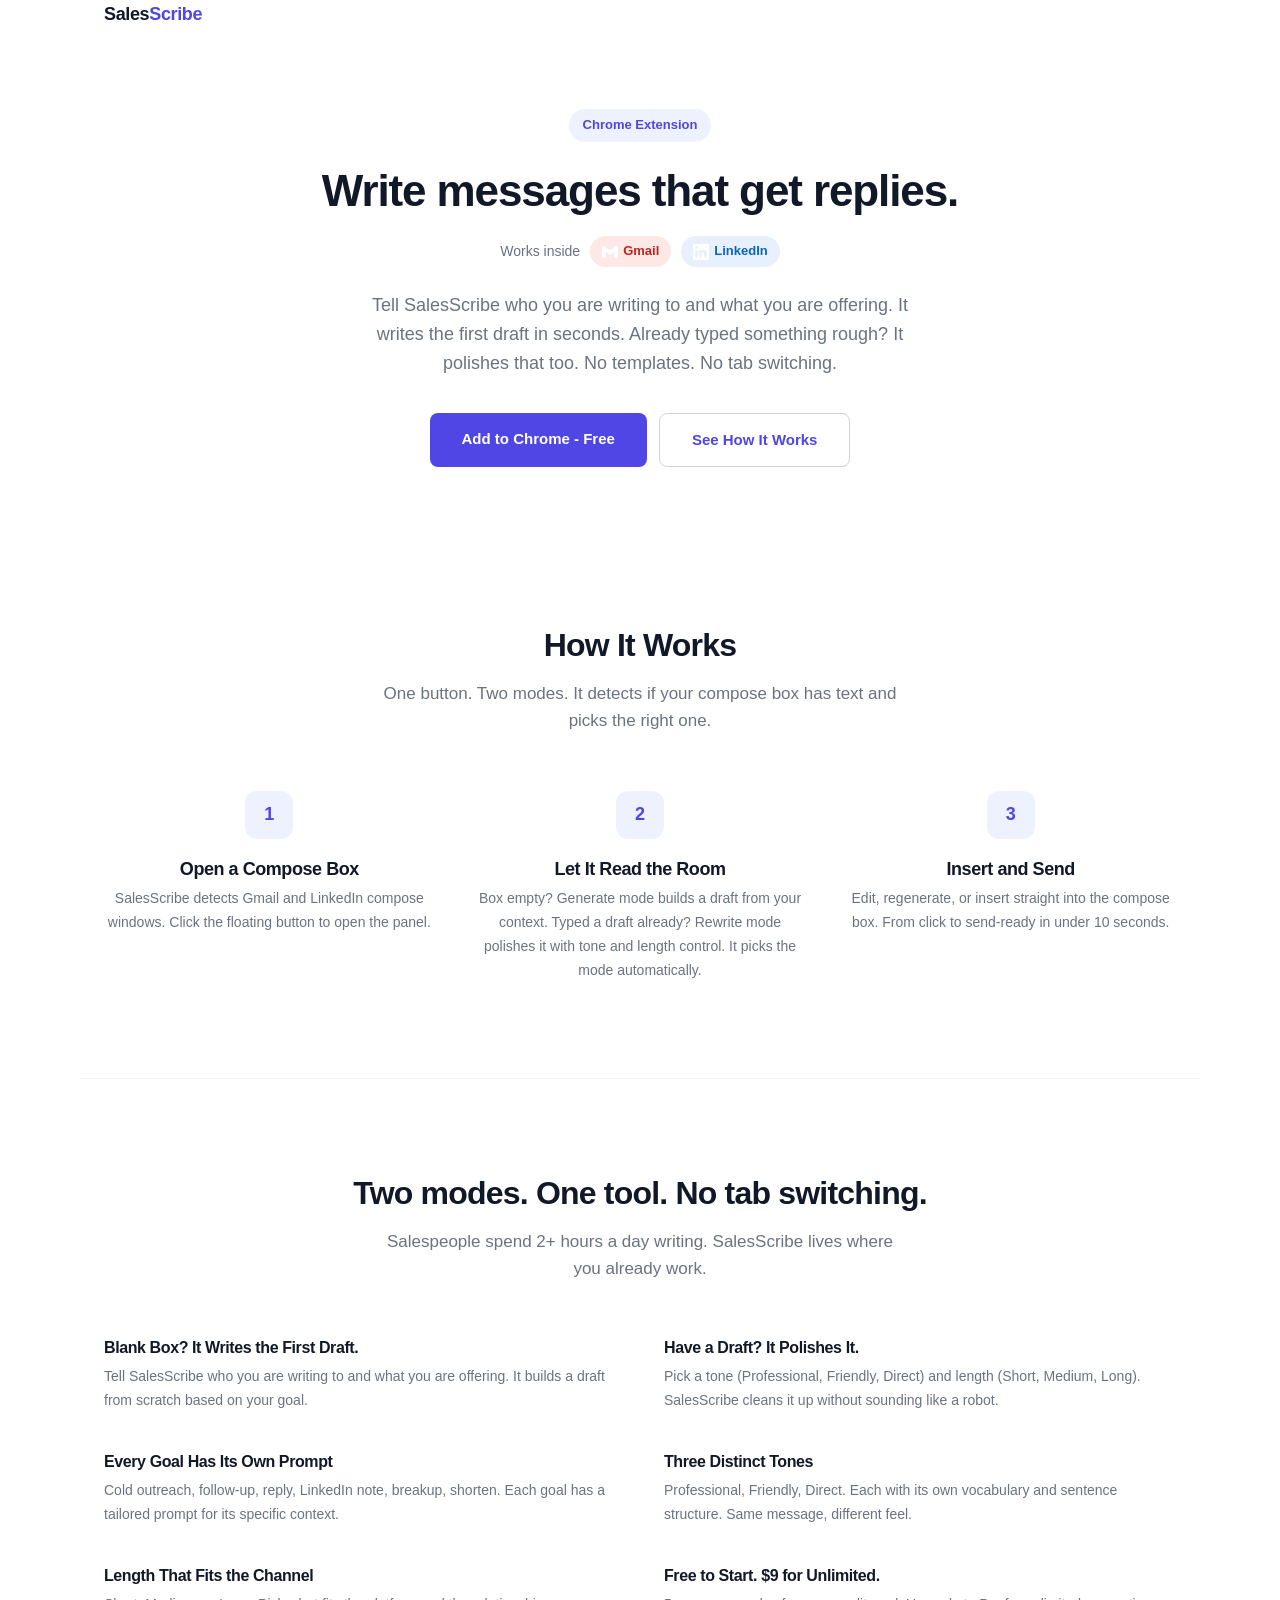
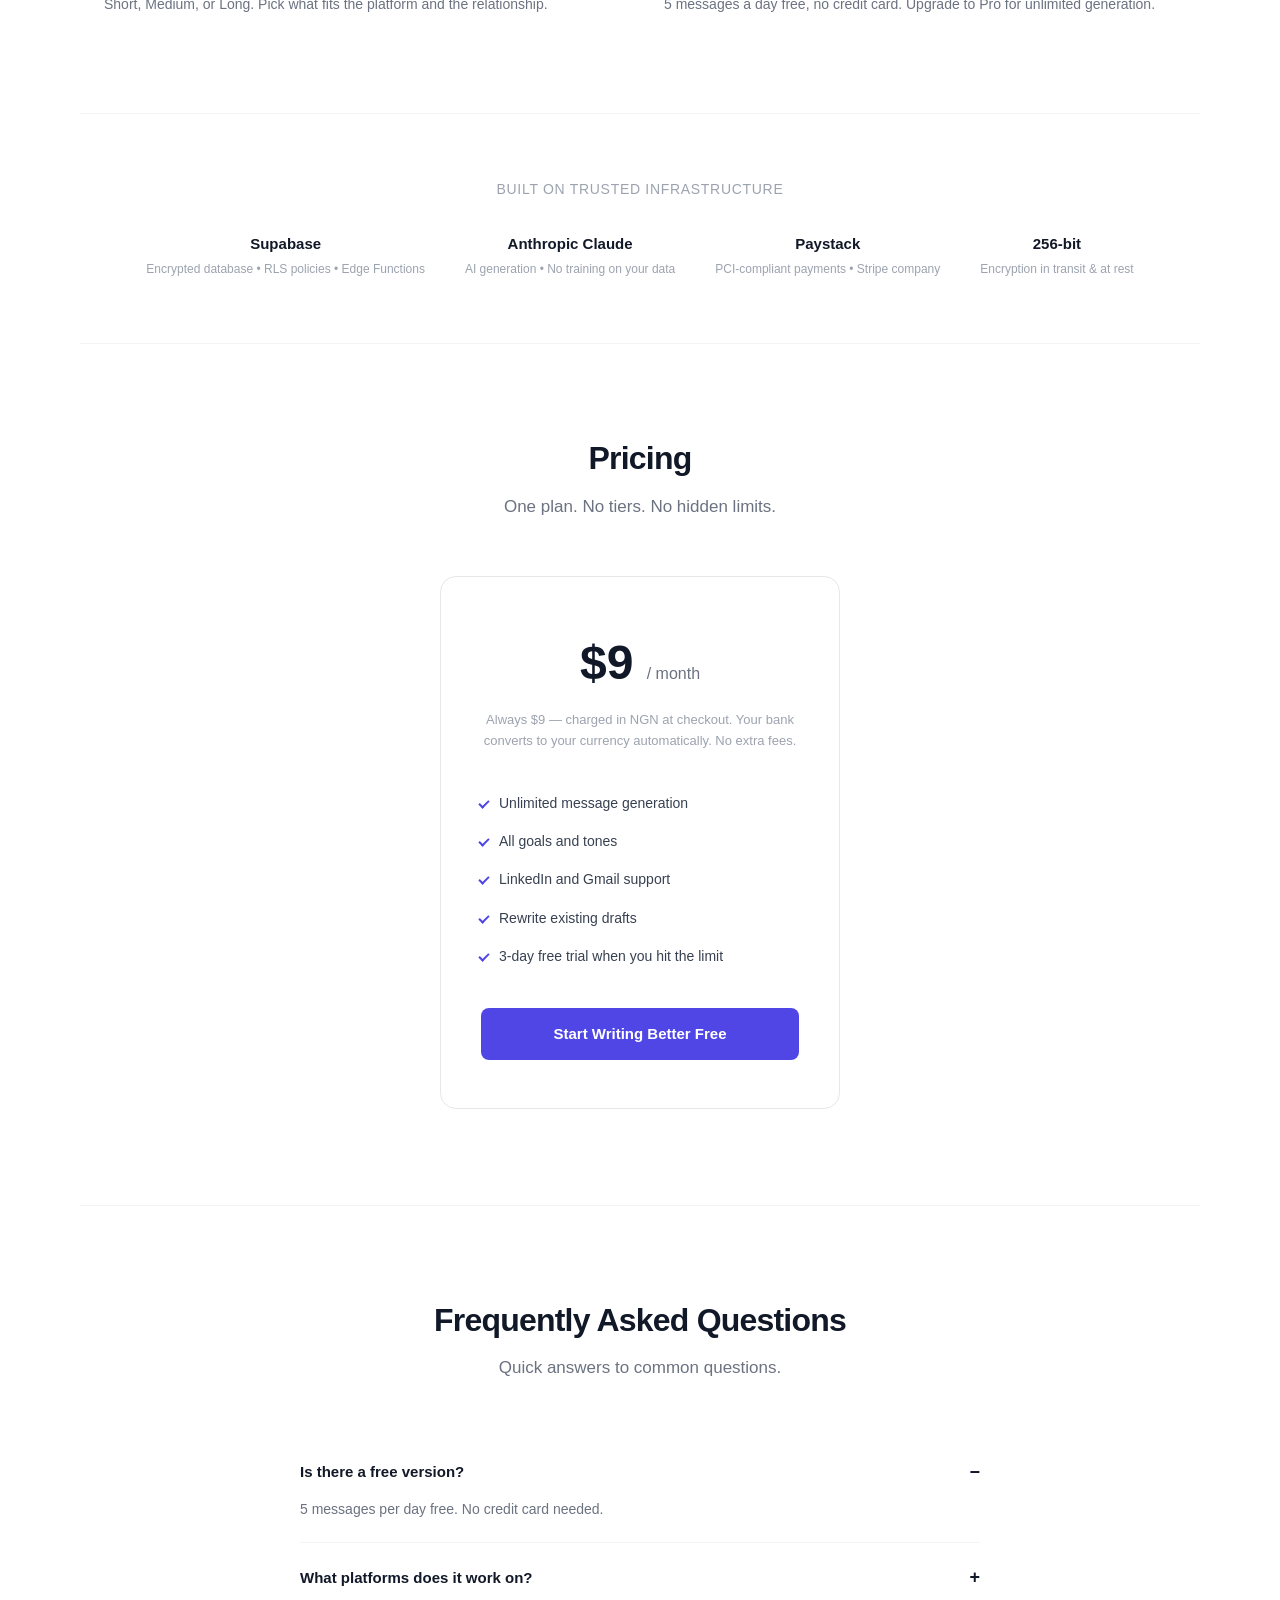
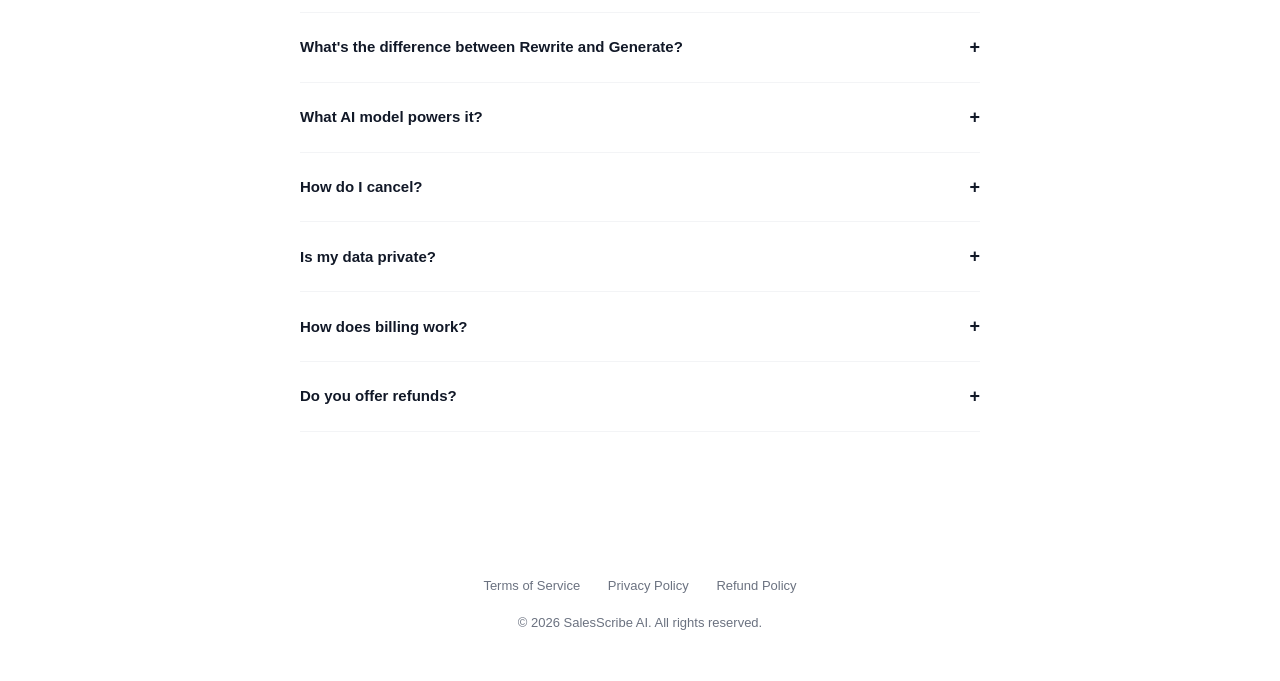
<file: index.html>
<!DOCTYPE html>
<html lang="en">
<head>
  <meta charset="UTF-8">
  <meta name="viewport" content="width=device-width, initial-scale=1.0">
  <title>SalesScribe - AI Writing for Sales, Inside Gmail &amp; LinkedIn</title>
  <meta name="description" content="SalesScribe lives in Gmail and LinkedIn. Blank box? It writes a first draft. Have a draft? It polishes it. Two modes, one tool, under 10 seconds.">
  <link rel="icon" type="image/png" href="/icon/icon128.png">
  <style>
    /* ── Reset & Base ── */
    *, *::before, *::after { box-sizing: border-box; margin: 0; padding: 0; }
    html { scroll-behavior: smooth; }
    body {
      font-family: -apple-system, BlinkMacSystemFont, 'Segoe UI', Helvetica, Arial, sans-serif;
      color: #111827;
      background: #fff;
      line-height: 1.6;
      -webkit-font-smoothing: antialiased;
    }
    h1, h2, h3 { line-height: 1.15; font-weight: 700; letter-spacing: -0.025em; }
    p { color: #6B7280; }
    a { color: #4F46E5; text-decoration: none; }
    a:hover { text-decoration: underline; }
    .container { max-width: 1120px; margin: 0 auto; padding: 0 24px; }

    /* ── Nav ── */
    nav { padding: 24px 0; display: flex; align-items: center; justify-content: space-between; }
    .logo { font-weight: 700; font-size: 18px; color: #111827; letter-spacing: -0.02em; }
    .logo span { color: #4F46E5; }

    /* ── Hero ── */
    .hero { padding: 80px 0 64px; text-align: center; }
    .hero h1 { font-size: 44px; max-width: 720px; margin: 0 auto 20px; }
    .hero p { font-size: 18px; max-width: 560px; margin: 0 auto 36px; }
    .hero .cta-group { display: flex; gap: 12px; justify-content: center; flex-wrap: wrap; }
    .hero     .platforms { display: flex; align-items: center; justify-content: center; gap: 10px; margin-bottom: 24px; }
    .plat-text { font-size: 14px; color: #6B7280; }
    .plat-badge { display: inline-flex; align-items: center; gap: 5px; padding: 5px 12px; border-radius: 100px; font-size: 13px; font-weight: 600; }
    .plat-gmail { background: #fce8e6; color: #c5221f; }
    .plat-linkedin { background: #e8f0fe; color: #0a66c2; }
    .badge {
      display: inline-block;
      background: #EEF2FF;
      color: #4F46E5;
      font-size: 13px;
      font-weight: 600;
      padding: 6px 14px;
      border-radius: 100px;
      margin-bottom: 24px;
    }

    /* ── Buttons ── */
    .btn {
      display: inline-block;
      padding: 14px 32px;
      border-radius: 8px;
      font-size: 15px;
      font-weight: 600;
      cursor: pointer; 
      border: none;
      transition: all 0.2s;
      text-align: center;
    }
    .btn-primary { background: #4F46E5; color: #fff; }
    .btn-primary:hover { background: #4338CA; text-decoration: none; }
    .btn-secondary {
      background: transparent;
      color: #4F46E5;
      border: 1.5px solid #D1D5DB;
    }
    .btn-secondary:hover { border-color: #4F46E5; text-decoration: none; }

    /* ── Sections ── */
    .section { padding: 96px 0; }
    .section-title { font-size: 32px; text-align: center; margin-bottom: 16px; }
    .section-subtitle {
      text-align: center;
      font-size: 17px;
      max-width: 520px;
      margin: 0 auto 56px;
    }
    .section-divider { border: none; border-top: 1px solid #F3F4F6; }

    /* ── How It Works ── */
    .steps { display: grid; grid-template-columns: repeat(3, 1fr); gap: 40px; }
    .step { text-align: center; }
    .step-number {
      width: 48px; height: 48px;
      background: #EEF2FF;
      color: #4F46E5;
      border-radius: 12px;
      display: flex; align-items: center; justify-content: center;
      font-weight: 700; font-size: 18px;
      margin: 0 auto 20px;
    }
    .step h3 { font-size: 18px; margin-bottom: 8px; }
    .step p { font-size: 14px; line-height: 1.7; }

    /* ── Features ── */
    .features { display: grid; grid-template-columns: repeat(2, 1fr); gap: 40px 48px; }
    .feature h3 { font-size: 16px; margin-bottom: 8px; }
    .feature p { font-size: 14px; line-height: 1.7; }

    /* ── Pricing ── */
    .pricing-card {
      max-width: 400px;
      margin: 0 auto;
      border: 1.5px solid #E5E7EB;
      border-radius: 16px;
      padding: 48px 40px;
      text-align: center;
    }
    .pricing-card .price { font-size: 48px; font-weight: 700; color: #111827; }
    .pricing-card .price span { font-size: 16px; font-weight: 400; color: #6B7280; }
    .pricing-card .perks { list-style: none; margin: 32px 0; text-align: left; }
    .pricing-card .perks li {
      padding: 8px 0;
      font-size: 14px;
      color: #374151;
    }
    .pricing-card .perks li::before {
      content: "";
      display: inline-block;
      width: 6px; height: 10px;
      border: solid #4F46E5;
      border-width: 0 2px 2px 0;
      transform: rotate(45deg);
      margin-right: 12px;
    }

    /* ── FAQ ── */
    .faq-list { max-width: 680px; margin: 0 auto; }
    .faq-item { border-bottom: 1px solid #F3F4F6; padding: 20px 0; }
    .faq-question {
      font-weight: 600; font-size: 15px;
      cursor: pointer; display: flex;
      justify-content: space-between; align-items: center;
      color: #111827;
    }
    .faq-answer {
      font-size: 14px; color: #6B7280;
      margin-top: 12px; line-height: 1.7;
      display: none;
    }
    .faq-item.open .faq-answer { display: block; }

    /* ── Footer ── */
    footer { padding: 48px 0; text-align: center; font-size: 13px; color: #9CA3AF; }
    footer a { color: #6B7280; margin: 0 12px; }
    footer a:hover { color: #111827; }

    /* ── Responsive ── */
    @media (max-width: 768px) {
      .hero h1 { font-size: 30px; }
      .hero { padding: 48px 0 40px; }
      .section { padding: 64px 0; }
      .steps { grid-template-columns: 1fr; }
      .features { grid-template-columns: 1fr; }
      .pricing-card { padding: 32px 24px; }
    }
  </style>
  <script type="application/ld+json">
  {
    "@context": "https://schema.org",
    "@type": "SoftwareApplication",
    "name": "SalesScribe AI",
    "operatingSystem": "Chrome",
    "applicationCategory": "BrowserExtension",
    "description": "AI-powered Chrome extension that writes sales messages on LinkedIn and Gmail.",
    "offers": {
      "@type": "Offer",
      "price": "9",
      "priceCurrency": "USD"
    }
  }
  </script>
</head>
<body>

<nav class="container">
  <div class="logo">Sales<span>Scribe</span></div>
</nav>

<section class="hero container">
  <div class="badge">Chrome Extension</div>
  <h1>Write messages that get replies.</h1>
  <div class="platforms">
    <span class="plat-text">Works inside</span>
    <span class="plat-badge plat-gmail">
      <svg viewBox="0 0 24 24" width="16" height="16"><path d="M24 5.457v13.909c0 .904-.732 1.636-1.636 1.636h-3.819V11.73L12 16.64l-6.545-4.91v9.273H1.636A1.636 1.636 0 010 19.366V5.457c0-2.023 2.309-3.178 3.927-1.964L5.455 4.91 12 9.548l6.545-4.637 1.528-1.418C21.691 2.28 24 3.434 24 5.457z" fill="#fff"/></svg>
      Gmail
    </span>
    <span class="plat-badge plat-linkedin">
      <svg viewBox="0 0 24 24" width="16" height="16"><path d="M20.447 20.452h-3.554v-5.569c0-1.328-.027-3.037-1.852-3.037-1.853 0-2.136 1.445-2.136 2.939v5.667H9.351V9h3.414v1.561h.046c.477-.9 1.637-1.85 3.37-1.85 3.601 0 4.267 2.37 4.267 5.455v6.286zM5.337 7.433a2.062 2.062 0 01-2.063-2.065 2.064 2.064 0 112.063 2.065zm1.782 13.019H3.555V9h3.564v11.452zM22.225 0H1.771C.792 0 0 .774 0 1.729v20.542C0 23.227.792 24 1.771 24h20.451C23.2 24 24 23.227 24 22.271V1.729C24 .774 23.2 0 22.222 0h.003z" fill="#fff"/></svg>
      LinkedIn
    </span>
  </div>
  <p>Tell SalesScribe who you are writing to and what you are offering. It writes the first draft in seconds. Already typed something rough? It polishes that too. No templates. No tab switching.</p>
  <div class="cta-group">
    <a href="https://chrome.google.com/webstore/detail/salesscribe-ai/bjbajiifkghleghfpdmjmefpfbcjfmlh" class="btn btn-primary" target="_blank">Add to Chrome - Free</a>
    <a href="#how-it-works" class="btn btn-secondary">See How It Works</a>
  </div>
</section>

<section id="how-it-works" class="section">
  <div class="container">
    <h2 class="section-title">How It Works</h2>
    <p class="section-subtitle">One button. Two modes. It detects if your compose box has text and picks the right one.</p>
    <div class="steps">
      <div class="step">
        <div class="step-number">1</div>
        <h3>Open a Compose Box</h3>
        <p>SalesScribe detects Gmail and LinkedIn compose windows. Click the floating button to open the panel.</p>
      </div>
      <div class="step">
        <div class="step-number">2</div>
        <h3>Let It Read the Room</h3>
        <p>Box empty? Generate mode builds a draft from your context. Typed a draft already? Rewrite mode polishes it with tone and length control. It picks the mode automatically.</p>
      </div>
      <div class="step">
        <div class="step-number">3</div>
        <h3>Insert and Send</h3>
        <p>Edit, regenerate, or insert straight into the compose box. From click to send-ready in under 10 seconds.</p>
      </div>
    </div>
  </div>
</section>

<hr class="section-divider container">

<section class="section">
  <div class="container">
    <h2 class="section-title">Two modes. One tool. No tab switching.</h2>
    <p class="section-subtitle">Salespeople spend 2+ hours a day writing. SalesScribe lives where you already work.</p>
    <div class="features">
      <div class="feature">
        <h3>Blank Box? It Writes the First Draft.</h3>
        <p>Tell SalesScribe who you are writing to and what you are offering. It builds a draft from scratch based on your goal.</p>
      </div>
      <div class="feature">
        <h3>Have a Draft? It Polishes It.</h3>
        <p>Pick a tone (Professional, Friendly, Direct) and length (Short, Medium, Long). SalesScribe cleans it up without sounding like a robot.</p>
      </div>
      <div class="feature">
        <h3>Every Goal Has Its Own Prompt</h3>
        <p>Cold outreach, follow-up, reply, LinkedIn note, breakup, shorten. Each goal has a tailored prompt for its specific context.</p>
      </div>
      <div class="feature">
        <h3>Three Distinct Tones</h3>
        <p>Professional, Friendly, Direct. Each with its own vocabulary and sentence structure. Same message, different feel.</p>
      </div>
      <div class="feature">
        <h3>Length That Fits the Channel</h3>
        <p>Short, Medium, or Long. Pick what fits the platform and the relationship.</p>
      </div>
      <div class="feature">
        <h3>Free to Start. $9 for Unlimited.</h3>
        <p>5 messages a day free, no credit card. Upgrade to Pro for unlimited generation.</p>
      </div>
    </div>
  </div>
</section>

<hr class="section-divider container">

<section class="section" style="padding:64px 0;">
  <div class="container">
    <p style="text-align:center;color:#9CA3AF;font-size:14px;margin-bottom:32px;text-transform:uppercase;letter-spacing:0.05em;">Built on trusted infrastructure</p>
    <div style="display:flex;justify-content:center;align-items:center;gap:40px;flex-wrap:wrap;">
      <div style="text-align:center;">
        <div style="font-weight:700;font-size:15px;color:#111827;">Supabase</div>
        <p style="font-size:12px;color:#9CA3AF;margin-top:4px;">Encrypted database &bull; RLS policies &bull; Edge Functions</p>
      </div>
      <div style="text-align:center;">
        <div style="font-weight:700;font-size:15px;color:#111827;">Anthropic Claude</div>
        <p style="font-size:12px;color:#9CA3AF;margin-top:4px;">AI generation &bull; No training on your data</p>
      </div>
      <div style="text-align:center;">
        <div style="font-weight:700;font-size:15px;color:#111827;">Paystack</div>
        <p style="font-size:12px;color:#9CA3AF;margin-top:4px;">PCI-compliant payments &bull; Stripe company</p>
      </div>
      <div style="text-align:center;">
        <div style="font-weight:700;font-size:15px;color:#111827;">256-bit</div>
        <p style="font-size:12px;color:#9CA3AF;margin-top:4px;">Encryption in transit &amp; at rest</p>
      </div>
    </div>
  </div>
</section>

<hr class="section-divider container">

<section class="section">
  <div class="container">
    <h2 class="section-title">Pricing</h2>
    <p class="section-subtitle">One plan. No tiers. No hidden limits.</p>
    <div class="pricing-card">
      <div class="price">$9 <span>/ month</span></div>
      <p style="font-size:13px;color:#9CA3AF;margin-top:8px;">Always $9 — charged in NGN at checkout. Your bank converts to your currency automatically. No extra fees.</p>
      <ul class="perks">
        <li>Unlimited message generation</li>
        <li>All goals and tones</li>
        <li>LinkedIn and Gmail support</li>
        <li>Rewrite existing drafts</li>
        <li>3-day free trial when you hit the limit</li>
      </ul>
      <a href="https://chrome.google.com/webstore/detail/salesscribe-ai/bjbajiifkghleghfpdmjmefpfbcjfmlh" class="btn btn-primary" style="width:100%;" target="_blank">Start Writing Better Free</a>
    </div>
  </div>
</section>

<hr class="section-divider container">

<section class="section">
  <div class="container">
    <h2 class="section-title">Frequently Asked Questions</h2>
    <p class="section-subtitle">Quick answers to common questions.</p>
    <div class="faq-list">

      <div class="faq-item open">
        <div class="faq-question" onclick="toggleFaq(this)">
          Is there a free version?
          <span style="font-size:18px;">&minus;</span>
        </div>
        <div class="faq-answer">5 messages per day free. No credit card needed.</div>
      </div>

      <div class="faq-item">
        <div class="faq-question" onclick="toggleFaq(this)">
          What platforms does it work on?
          <span style="font-size:18px;">+</span>
        </div>
        <div class="faq-answer">Gmail and LinkedIn. The button appears automatically when you open a compose window.</div>
      </div>

      <div class="faq-item">
        <div class="faq-question" onclick="toggleFaq(this)">
          What's the difference between Rewrite and Generate?
          <span style="font-size:18px;">+</span>
        </div>
        <div class="faq-answer">Rewrite polishes text you already wrote. Generate builds a draft from scratch. The extension picks the right mode based on whether your compose box has text.</div>
      </div>

      <div class="faq-item">
        <div class="faq-question" onclick="toggleFaq(this)">
          What AI model powers it?
          <span style="font-size:18px;">+</span>
        </div>
        <div class="faq-answer">Claude Haiku by Anthropic. Output appears in 2-4 seconds. Your inputs are processed only to generate drafts — Anthropic does not train on your content.</div>
      </div>

      <div class="faq-item">
        <div class="faq-question" onclick="toggleFaq(this)">
          How do I cancel?
          <span style="font-size:18px;">+</span>
        </div>
        <div class="faq-answer">Cancel anytime from your account settings. Access continues until the end of the billing period.</div>
      </div>

      <div class="faq-item">
        <div class="faq-question" onclick="toggleFaq(this)">
          Is my data private?
          <span style="font-size:18px;">+</span>
        </div>
        <div class="faq-answer">Yes. Your data is encrypted in transit and at rest via Supabase (our infrastructure provider). We store generated messages for your history only. We do not sell your data. We do not train AI models on your data. Messages are only processed by Claude (Anthropic) to generate your drafts — they do not use your content for training. You can delete your messages or entire account anytime.</div>
      </div>

      <div class="faq-item">
        <div class="faq-question" onclick="toggleFaq(this)">
          How does billing work?
          <span style="font-size:18px;">+</span>
        </div>
        <div class="faq-answer">The price is $9/month regardless of where you are. At checkout you'll see the NGN amount (e.g. â¦12,200) because our payment processor is Nigerian. Don't worry — if you're outside Nigeria, your bank converts $9 to your currency at their rate. You're never charged more than $9 equivalent. Nigerian customers simply pay in NGN directly. No hidden fees either way.</div>
      </div>

      <div class="faq-item">
        <div class="faq-question" onclick="toggleFaq(this)">
          Do you offer refunds?
          <span style="font-size:18px;">+</span>
        </div>
        <div class="faq-answer">No. All purchases are final. Try the free trial before subscribing.</div>
      </div>

    </div>
  </div>
</section>

<footer>
  <div class="container">
    <div>
      <a href="/terms">Terms of Service</a>
      <a href="/privacy">Privacy Policy</a>
      <a href="/refund-policy">Refund Policy</a>
    </div>
    <p style="margin-top:16px;">&copy; 2026 SalesScribe AI. All rights reserved.</p>
  </div>
</footer>

<script>
function toggleFaq(el) {
  const item = el.parentElement;
  const isOpen = item.classList.contains('open');
  document.querySelectorAll('.faq-item.open').forEach(i => {
    i.classList.remove('open');
    i.querySelector('.faq-question span').textContent = '+';
  });
  if (!isOpen) {
    item.classList.add('open');
    item.querySelector('.faq-question span').textContent = '\u2212';
  }
}
</script>

</body>
</html>
</file>
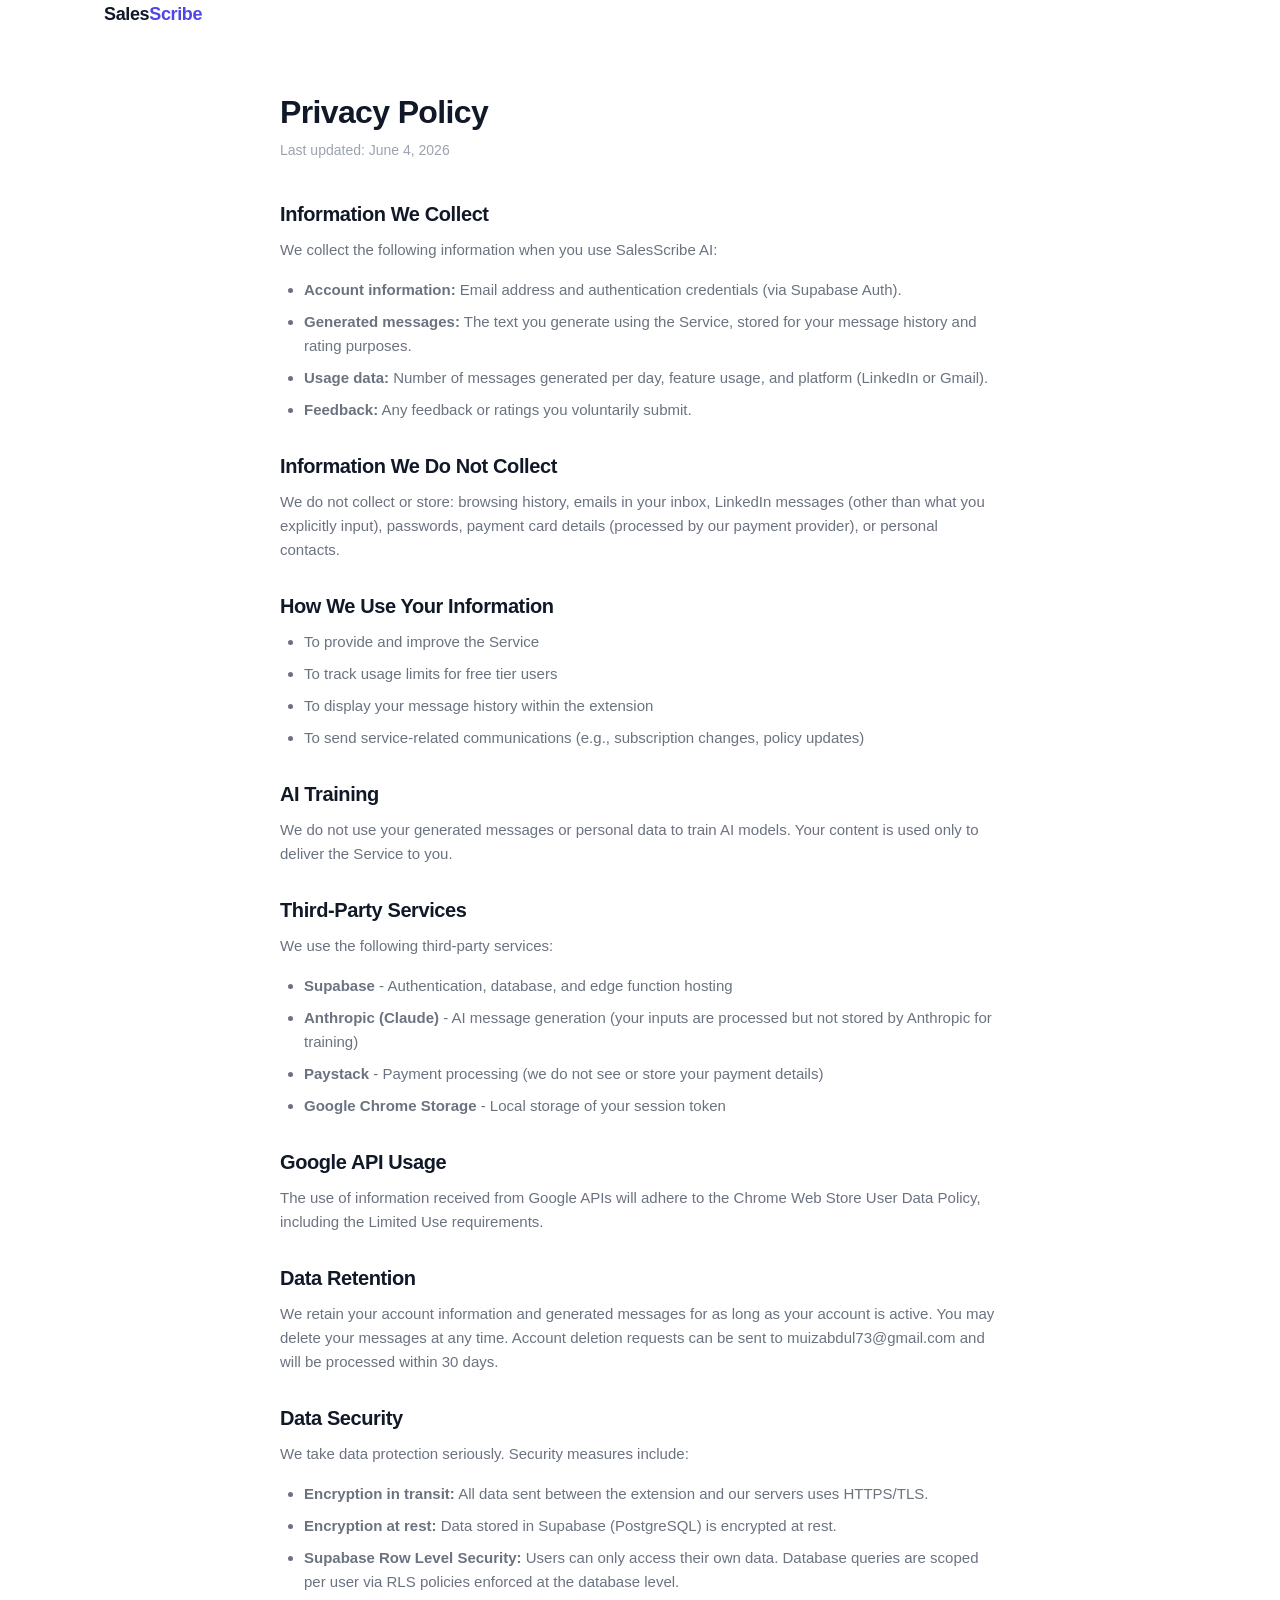
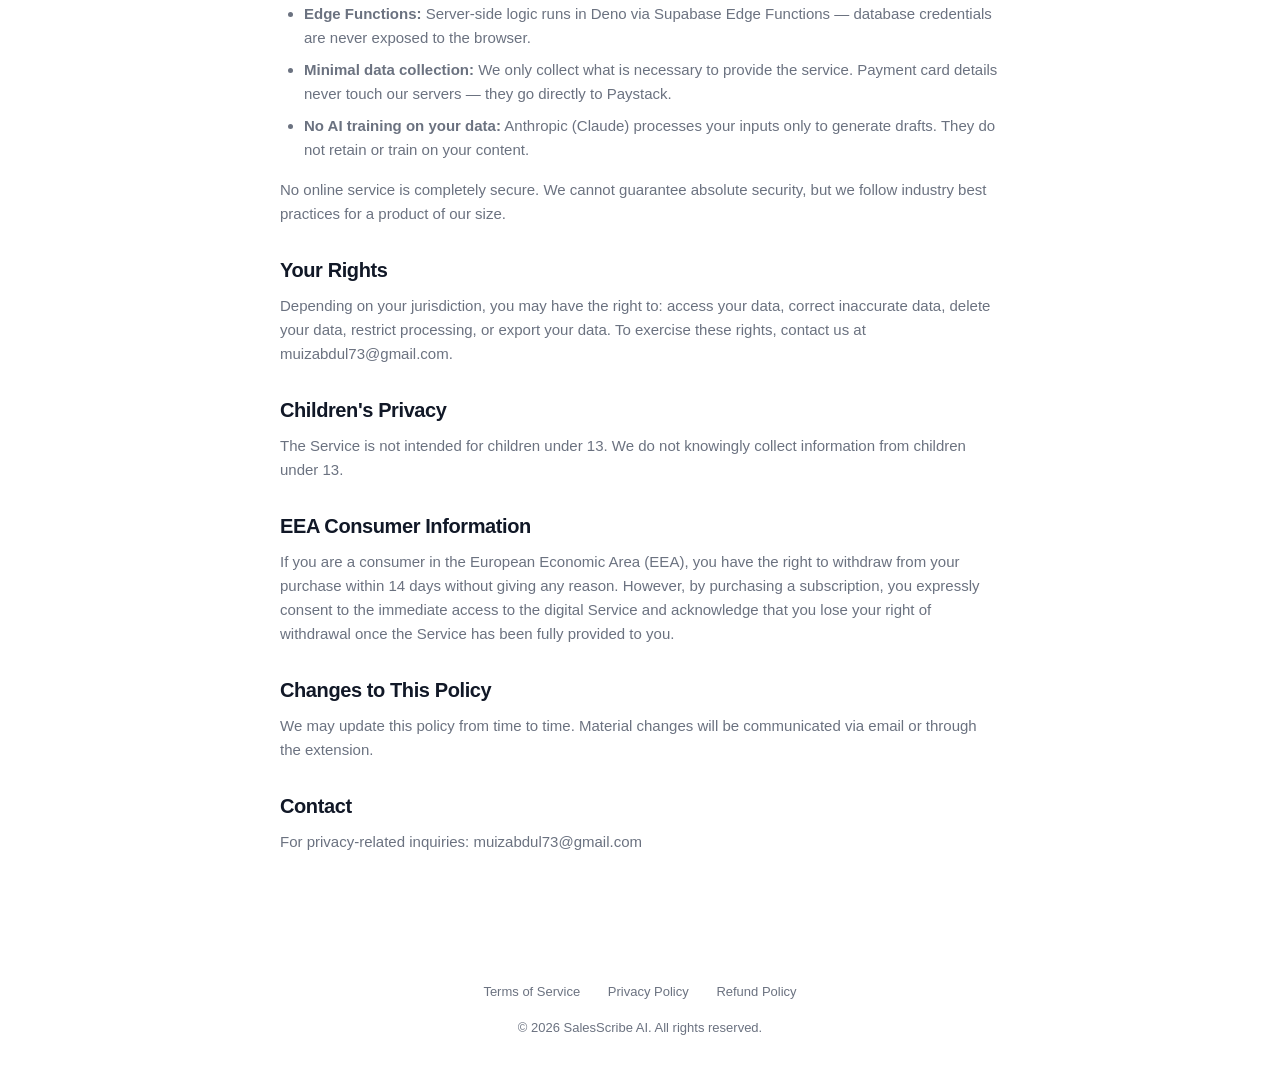
<file: privacy/index.html>
<!DOCTYPE html>
<html lang="en">
<head>
  <meta charset="UTF-8">
  <meta name="viewport" content="width=device-width, initial-scale=1.0">
  <title>Privacy Policy - SalesScribe AI</title>
  <meta name="robots" content="noindex">
  <link rel="icon" type="image/png" href="/icon/icon128.png">
  <link rel="stylesheet" href="../style.css">
</head>
<body>

<nav class="container">
  <a href="/" class="logo">Sales<span>Scribe</span></a>
</nav>

<section class="policy container">
  <h1>Privacy Policy</h1>
  <p class="date">Last updated: June 4, 2026</p>

  <h2>Information We Collect</h2>
  <p>We collect the following information when you use SalesScribe AI:</p>
  <ul>
    <li><strong>Account information:</strong> Email address and authentication credentials (via Supabase Auth).</li>
    <li><strong>Generated messages:</strong> The text you generate using the Service, stored for your message history and rating purposes.</li>
    <li><strong>Usage data:</strong> Number of messages generated per day, feature usage, and platform (LinkedIn or Gmail).</li>
    <li><strong>Feedback:</strong> Any feedback or ratings you voluntarily submit.</li>
  </ul>

  <h2>Information We Do Not Collect</h2>
  <p>We do not collect or store: browsing history, emails in your inbox, LinkedIn messages (other than what you explicitly input), passwords, payment card details (processed by our payment provider), or personal contacts.</p>

  <h2>How We Use Your Information</h2>
  <ul>
    <li>To provide and improve the Service</li>
    <li>To track usage limits for free tier users</li>
    <li>To display your message history within the extension</li>
    <li>To send service-related communications (e.g., subscription changes, policy updates)</li>
  </ul>

  <h2>AI Training</h2>
  <p>We do not use your generated messages or personal data to train AI models. Your content is used only to deliver the Service to you.</p>

  <h2>Third-Party Services</h2>
  <p>We use the following third-party services:</p>
  <ul>
    <li><strong>Supabase</strong> - Authentication, database, and edge function hosting</li>
    <li><strong>Anthropic (Claude)</strong> - AI message generation (your inputs are processed but not stored by Anthropic for training)</li>
    <li><strong>Paystack</strong> - Payment processing (we do not see or store your payment details)</li>
    <li><strong>Google Chrome Storage</strong> - Local storage of your session token</li>
  </ul>

  <h2>Google API Usage</h2>
  <p>The use of information received from Google APIs will adhere to the Chrome Web Store User Data Policy, including the Limited Use requirements.</p>

  <h2>Data Retention</h2>
  <p>We retain your account information and generated messages for as long as your account is active. You may delete your messages at any time. Account deletion requests can be sent to muizabdul73@gmail.com and will be processed within 30 days.</p>

  <h2>Data Security</h2>
  <p>We take data protection seriously. Security measures include:</p>
  <ul>
    <li><strong>Encryption in transit:</strong> All data sent between the extension and our servers uses HTTPS/TLS.</li>
    <li><strong>Encryption at rest:</strong> Data stored in Supabase (PostgreSQL) is encrypted at rest.</li>
    <li><strong>Supabase Row Level Security:</strong> Users can only access their own data. Database queries are scoped per user via RLS policies enforced at the database level.</li>
    <li><strong>Edge Functions:</strong> Server-side logic runs in Deno via Supabase Edge Functions — database credentials are never exposed to the browser.</li>
    <li><strong>Minimal data collection:</strong> We only collect what is necessary to provide the service. Payment card details never touch our servers — they go directly to Paystack.</li>
    <li><strong>No AI training on your data:</strong> Anthropic (Claude) processes your inputs only to generate drafts. They do not retain or train on your content.</li>
  </ul>
  <p>No online service is completely secure. We cannot guarantee absolute security, but we follow industry best practices for a product of our size.</p>

  <h2>Your Rights</h2>
  <p>Depending on your jurisdiction, you may have the right to: access your data, correct inaccurate data, delete your data, restrict processing, or export your data. To exercise these rights, contact us at muizabdul73@gmail.com.</p>

  <h2>Children's Privacy</h2>
  <p>The Service is not intended for children under 13. We do not knowingly collect information from children under 13.</p>

  <h2>EEA Consumer Information</h2>
  <p>If you are a consumer in the European Economic Area (EEA), you have the right to withdraw from your purchase within 14 days without giving any reason. However, by purchasing a subscription, you expressly consent to the immediate access to the digital Service and acknowledge that you lose your right of withdrawal once the Service has been fully provided to you.</p>

  <h2>Changes to This Policy</h2>
  <p>We may update this policy from time to time. Material changes will be communicated via email or through the extension.</p>

  <h2>Contact</h2>
  <p>For privacy-related inquiries: muizabdul73@gmail.com</p>
</section>

<footer>
  <div class="container">
    <div>
      <a href="/terms">Terms of Service</a>
      <a href="/privacy">Privacy Policy</a>
      <a href="/refund-policy">Refund Policy</a>
    </div>
    <p style="margin-top:16px;">&copy; 2026 SalesScribe AI. All rights reserved.</p>
  </div>
</footer>

</body>
</html>
</file>
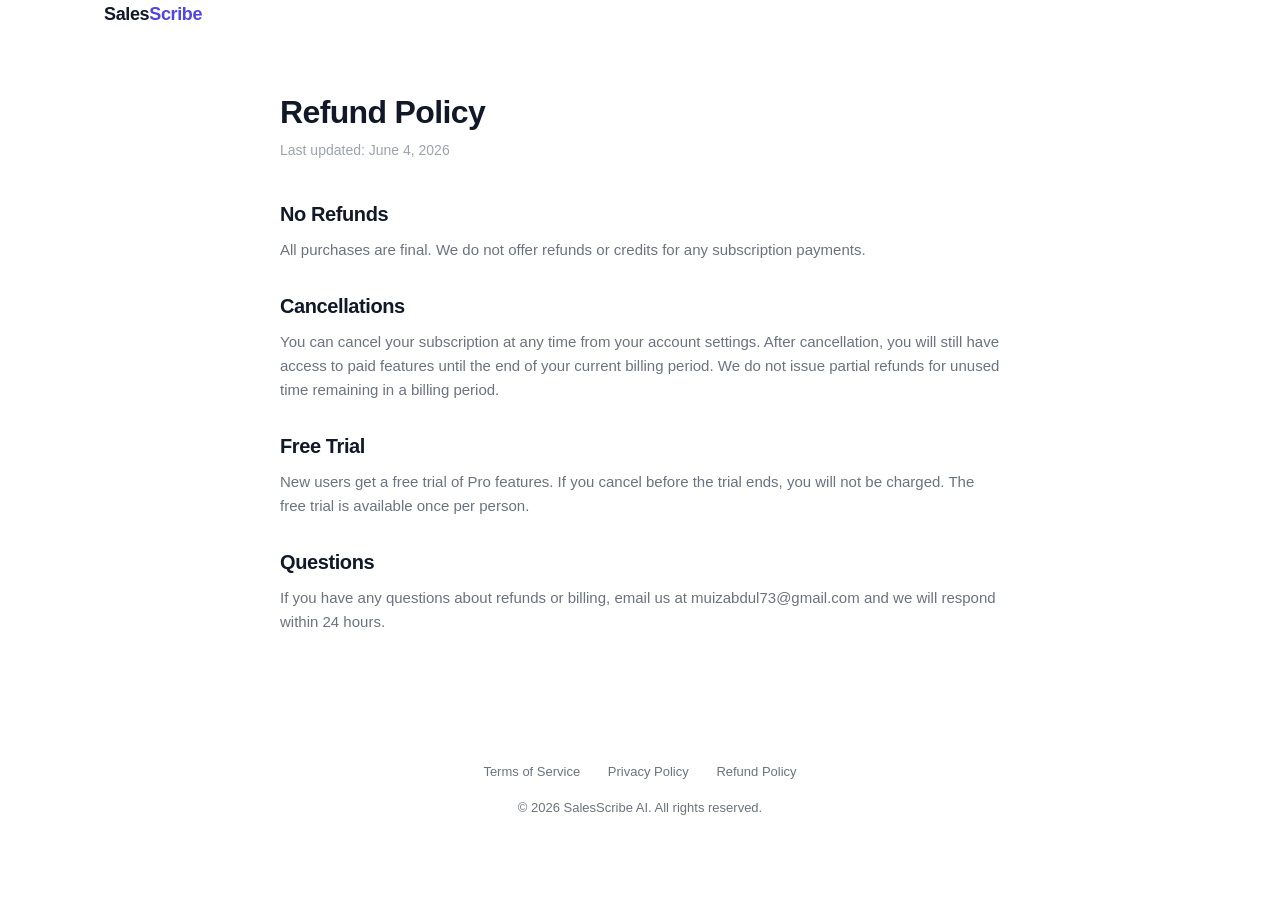
<file: refund-policy/index.html>
<!DOCTYPE html>
<html lang="en">
<head>
  <meta charset="UTF-8">
  <meta name="viewport" content="width=device-width, initial-scale=1.0">
  <title>Refund Policy - SalesScribe AI</title>
  <meta name="robots" content="noindex">
  <link rel="icon" type="image/png" href="/icon/icon128.png">
  <link rel="stylesheet" href="../style.css">
</head>
<body>

<nav class="container">
  <a href="/" class="logo">Sales<span>Scribe</span></a>
</nav>

<section class="policy container">
  <h1>Refund Policy</h1>
  <p class="date">Last updated: June 4, 2026</p>

  <h2>No Refunds</h2>
  <p>All purchases are final. We do not offer refunds or credits for any subscription payments.</p>

  <h2>Cancellations</h2>
  <p>You can cancel your subscription at any time from your account settings. After cancellation, you will still have access to paid features until the end of your current billing period. We do not issue partial refunds for unused time remaining in a billing period.</p>

  <h2>Free Trial</h2>
  <p>New users get a free trial of Pro features. If you cancel before the trial ends, you will not be charged. The free trial is available once per person.</p>

  <h2>Questions</h2>
  <p>If you have any questions about refunds or billing, email us at muizabdul73@gmail.com and we will respond within 24 hours.</p>
</section>

<footer>
  <div class="container">
    <div>
      <a href="/terms">Terms of Service</a>
      <a href="/privacy">Privacy Policy</a>
      <a href="/refund-policy">Refund Policy</a>
    </div>
    <p style="margin-top:16px;">&copy; 2026 SalesScribe AI. All rights reserved.</p>
  </div>
</footer>

</body>
</html>
</file>
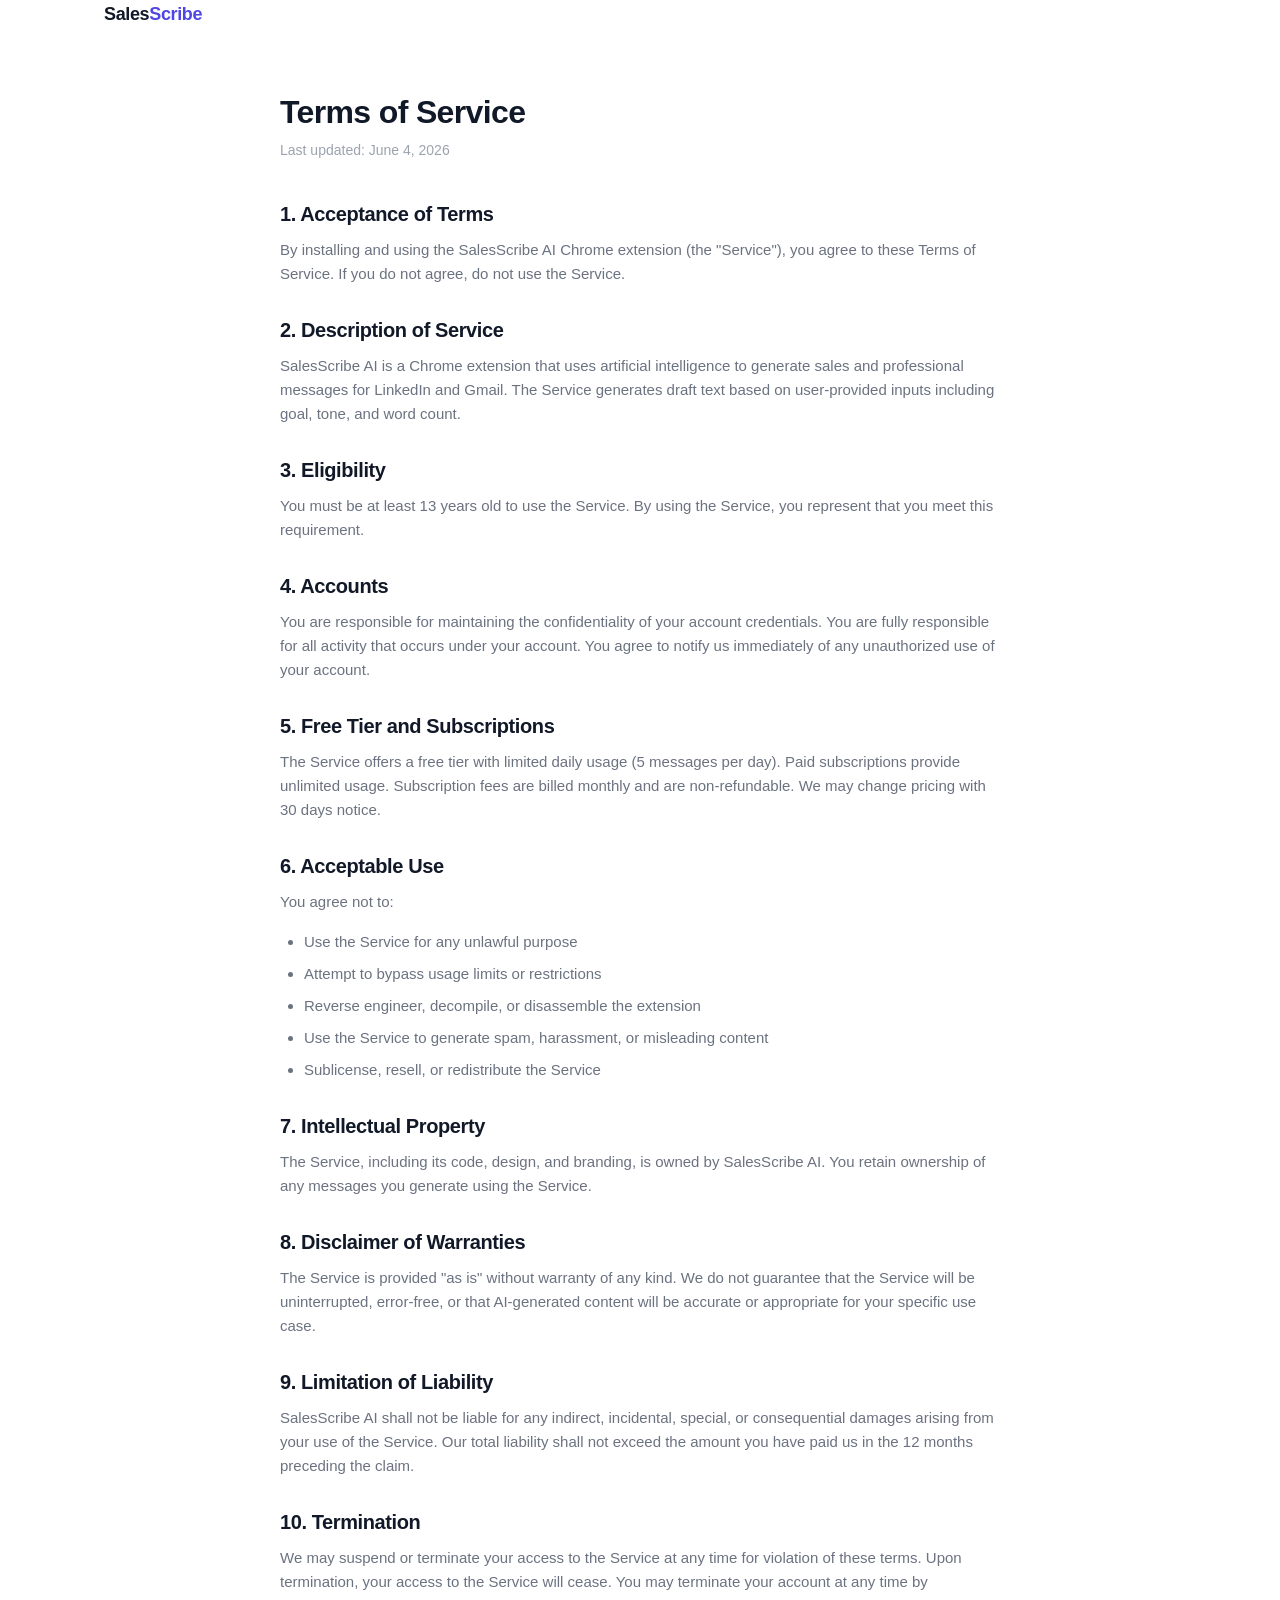
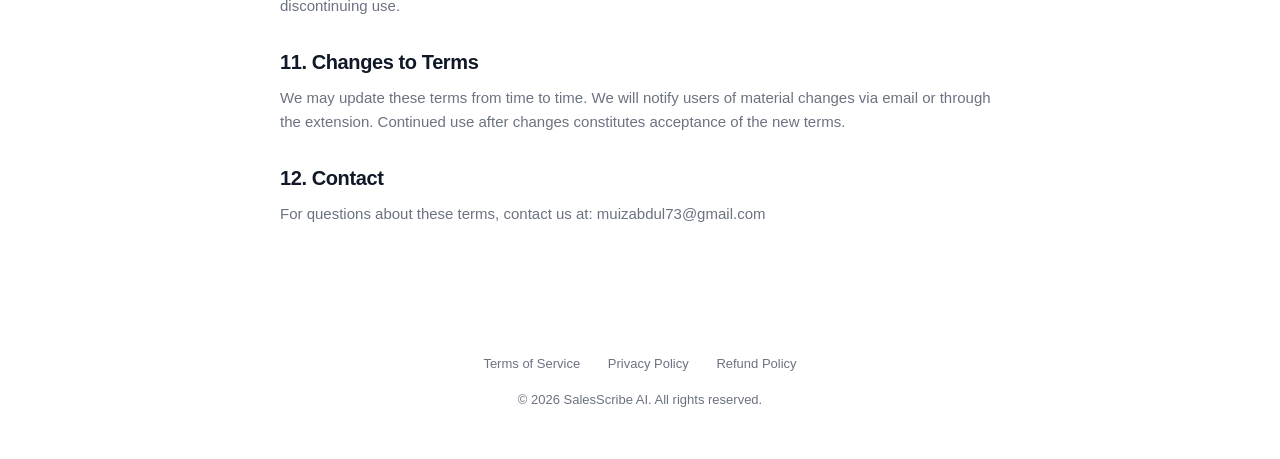
<file: terms/index.html>
<!DOCTYPE html>
<html lang="en">
<head>
  <meta charset="UTF-8">
  <meta name="viewport" content="width=device-width, initial-scale=1.0">
  <title>Terms of Service - SalesScribe AI</title>
  <meta name="robots" content="noindex">
  <link rel="icon" type="image/png" href="/icon/icon128.png">
  <link rel="stylesheet" href="../style.css">
</head>
<body>

<nav class="container">
  <a href="/" class="logo">Sales<span>Scribe</span></a>
</nav>

<section class="policy container">
  <h1>Terms of Service</h1>
  <p class="date">Last updated: June 4, 2026</p>

  <h2>1. Acceptance of Terms</h2>
  <p>By installing and using the SalesScribe AI Chrome extension (the "Service"), you agree to these Terms of Service. If you do not agree, do not use the Service.</p>

  <h2>2. Description of Service</h2>
  <p>SalesScribe AI is a Chrome extension that uses artificial intelligence to generate sales and professional messages for LinkedIn and Gmail. The Service generates draft text based on user-provided inputs including goal, tone, and word count.</p>

  <h2>3. Eligibility</h2>
  <p>You must be at least 13 years old to use the Service. By using the Service, you represent that you meet this requirement.</p>

  <h2>4. Accounts</h2>
  <p>You are responsible for maintaining the confidentiality of your account credentials. You are fully responsible for all activity that occurs under your account. You agree to notify us immediately of any unauthorized use of your account.</p>

  <h2>5. Free Tier and Subscriptions</h2>
  <p>The Service offers a free tier with limited daily usage (5 messages per day). Paid subscriptions provide unlimited usage. Subscription fees are billed monthly and are non-refundable. We may change pricing with 30 days notice.</p>

  <h2>6. Acceptable Use</h2>
  <p>You agree not to:</p>
  <ul>
    <li>Use the Service for any unlawful purpose</li>
    <li>Attempt to bypass usage limits or restrictions</li>
    <li>Reverse engineer, decompile, or disassemble the extension</li>
    <li>Use the Service to generate spam, harassment, or misleading content</li>
    <li>Sublicense, resell, or redistribute the Service</li>
  </ul>

  <h2>7. Intellectual Property</h2>
  <p>The Service, including its code, design, and branding, is owned by SalesScribe AI. You retain ownership of any messages you generate using the Service.</p>

  <h2>8. Disclaimer of Warranties</h2>
  <p>The Service is provided "as is" without warranty of any kind. We do not guarantee that the Service will be uninterrupted, error-free, or that AI-generated content will be accurate or appropriate for your specific use case.</p>

  <h2>9. Limitation of Liability</h2>
  <p>SalesScribe AI shall not be liable for any indirect, incidental, special, or consequential damages arising from your use of the Service. Our total liability shall not exceed the amount you have paid us in the 12 months preceding the claim.</p>

  <h2>10. Termination</h2>
  <p>We may suspend or terminate your access to the Service at any time for violation of these terms. Upon termination, your access to the Service will cease. You may terminate your account at any time by discontinuing use.</p>

  <h2>11. Changes to Terms</h2>
  <p>We may update these terms from time to time. We will notify users of material changes via email or through the extension. Continued use after changes constitutes acceptance of the new terms.</p>

  <h2>12. Contact</h2>
  <p>For questions about these terms, contact us at: muizabdul73@gmail.com</p>
</section>

<footer>
  <div class="container">
    <div>
      <a href="/terms">Terms of Service</a>
      <a href="/privacy">Privacy Policy</a>
      <a href="/refund-policy">Refund Policy</a>
    </div>
    <p style="margin-top:16px;">&copy; 2026 SalesScribe AI. All rights reserved.</p>
  </div>
</footer>

</body>
</html>
</file>
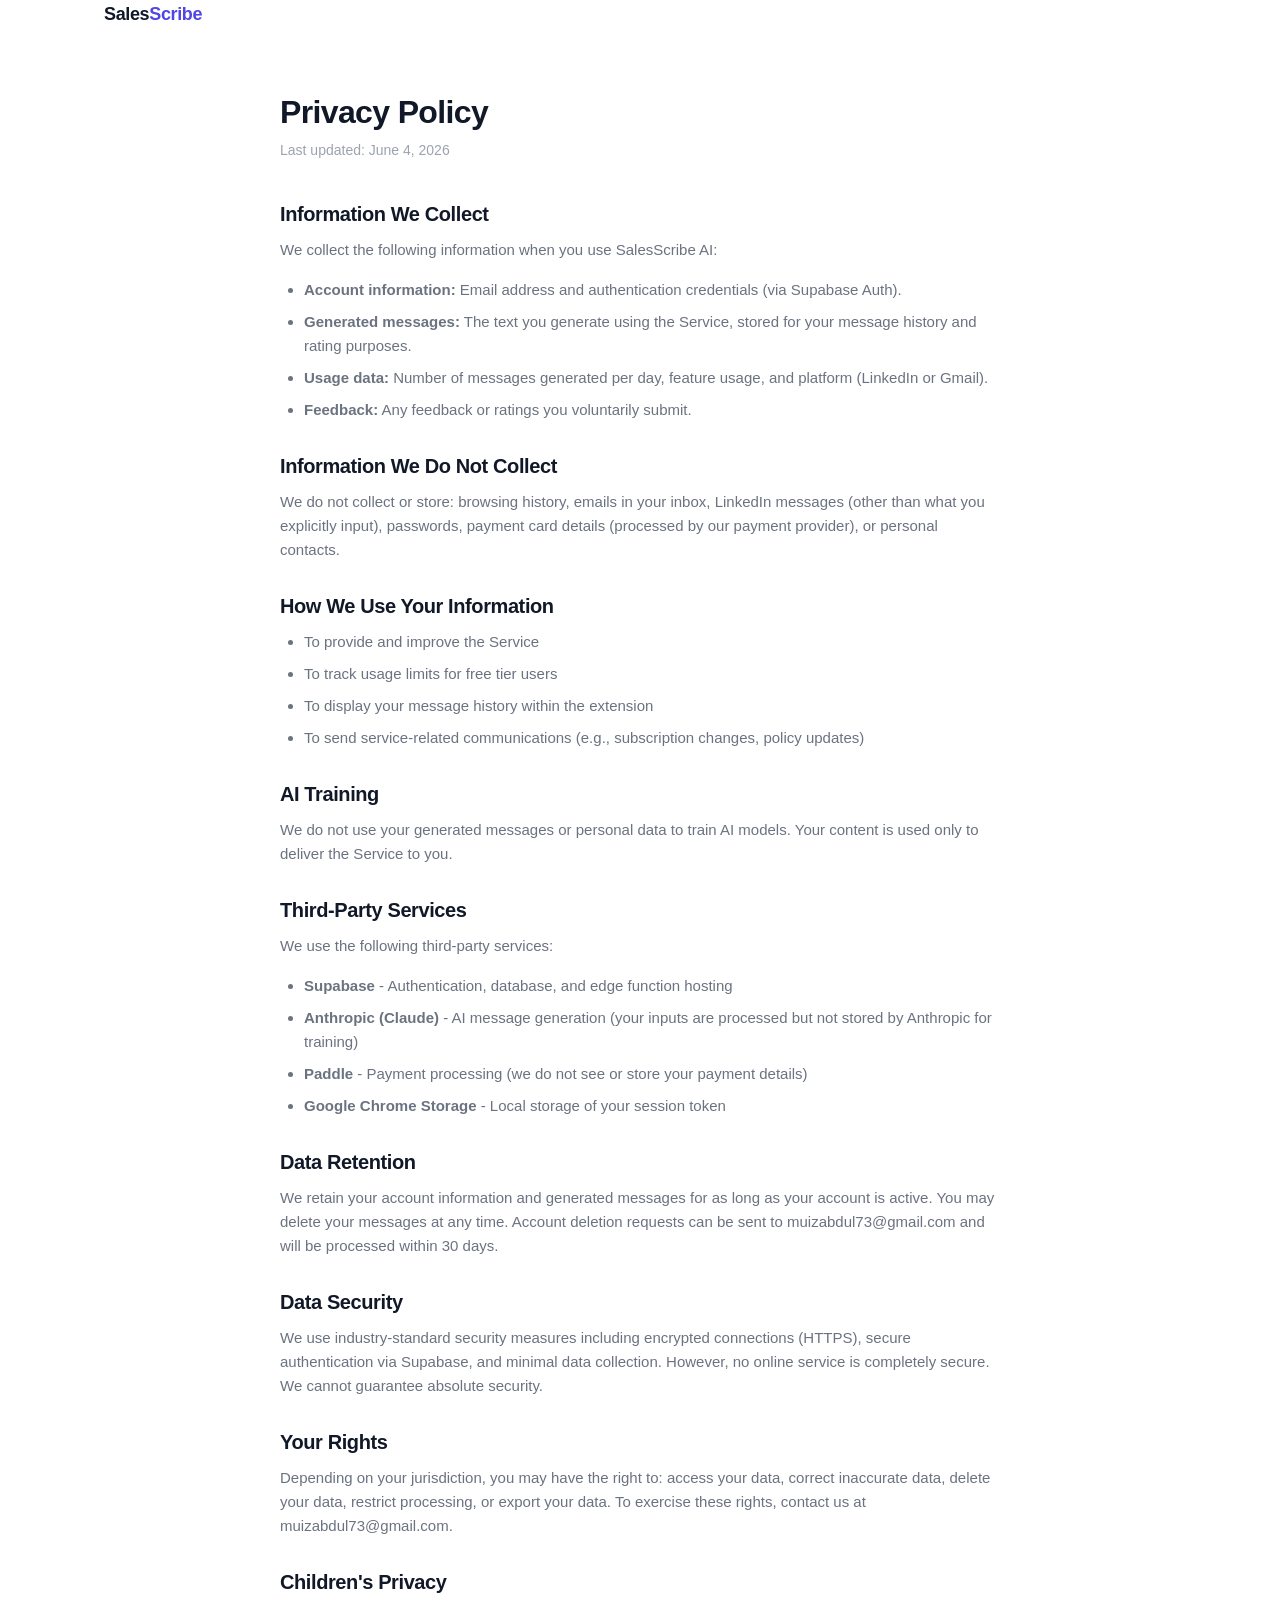
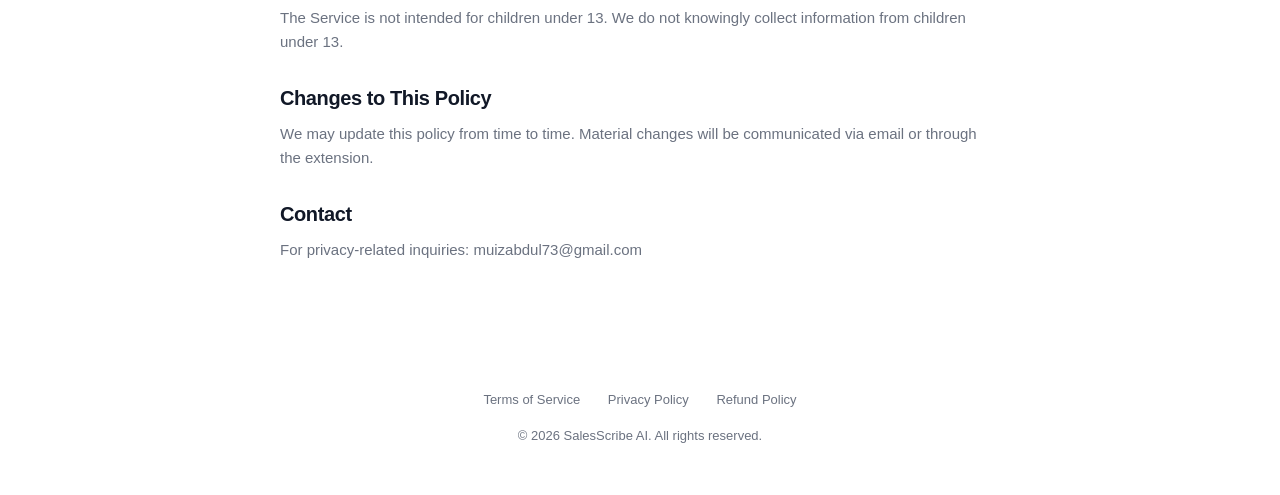
<file: privacy.html>
<!DOCTYPE html>
<html lang="en">
<head>
  <meta charset="UTF-8">
  <meta name="viewport" content="width=device-width, initial-scale=1.0">
  <title>Privacy Policy - SalesScribe AI</title>
  <meta name="robots" content="noindex">
  <link rel="stylesheet" href="style.css">
</head>
<body>

<nav class="container">
  <a href="index.html" class="logo">Sales<span>Scribe</span></a>
</nav>

<section class="policy container">
  <h1>Privacy Policy</h1>
  <p class="date">Last updated: June 4, 2026</p>

  <h2>Information We Collect</h2>
  <p>We collect the following information when you use SalesScribe AI:</p>
  <ul>
    <li><strong>Account information:</strong> Email address and authentication credentials (via Supabase Auth).</li>
    <li><strong>Generated messages:</strong> The text you generate using the Service, stored for your message history and rating purposes.</li>
    <li><strong>Usage data:</strong> Number of messages generated per day, feature usage, and platform (LinkedIn or Gmail).</li>
    <li><strong>Feedback:</strong> Any feedback or ratings you voluntarily submit.</li>
  </ul>

  <h2>Information We Do Not Collect</h2>
  <p>We do not collect or store: browsing history, emails in your inbox, LinkedIn messages (other than what you explicitly input), passwords, payment card details (processed by our payment provider), or personal contacts.</p>

  <h2>How We Use Your Information</h2>
  <ul>
    <li>To provide and improve the Service</li>
    <li>To track usage limits for free tier users</li>
    <li>To display your message history within the extension</li>
    <li>To send service-related communications (e.g., subscription changes, policy updates)</li>
  </ul>

  <h2>AI Training</h2>
  <p>We do not use your generated messages or personal data to train AI models. Your content is used only to deliver the Service to you.</p>

  <h2>Third-Party Services</h2>
  <p>We use the following third-party services:</p>
  <ul>
    <li><strong>Supabase</strong> - Authentication, database, and edge function hosting</li>
    <li><strong>Anthropic (Claude)</strong> - AI message generation (your inputs are processed but not stored by Anthropic for training)</li>
    <li><strong>Paddle</strong> - Payment processing (we do not see or store your payment details)</li>
    <li><strong>Google Chrome Storage</strong> - Local storage of your session token</li>
  </ul>

  <h2>Data Retention</h2>
  <p>We retain your account information and generated messages for as long as your account is active. You may delete your messages at any time. Account deletion requests can be sent to muizabdul73@gmail.com and will be processed within 30 days.</p>

  <h2>Data Security</h2>
  <p>We use industry-standard security measures including encrypted connections (HTTPS), secure authentication via Supabase, and minimal data collection. However, no online service is completely secure. We cannot guarantee absolute security.</p>

  <h2>Your Rights</h2>
  <p>Depending on your jurisdiction, you may have the right to: access your data, correct inaccurate data, delete your data, restrict processing, or export your data. To exercise these rights, contact us at muizabdul73@gmail.com.</p>

  <h2>Children's Privacy</h2>
  <p>The Service is not intended for children under 13. We do not knowingly collect information from children under 13.</p>

  <h2>Changes to This Policy</h2>
  <p>We may update this policy from time to time. Material changes will be communicated via email or through the extension.</p>

  <h2>Contact</h2>
  <p>For privacy-related inquiries: muizabdul73@gmail.com</p>
</section>

<footer>
  <div class="container">
    <div>
      <a href="terms.html">Terms of Service</a>
      <a href="privacy.html">Privacy Policy</a>
      <a href="refund.html">Refund Policy</a>
    </div>
    <p style="margin-top:16px;">&copy; 2026 SalesScribe AI. All rights reserved.</p>
  </div>
</footer>

</body>
</html>
</file>
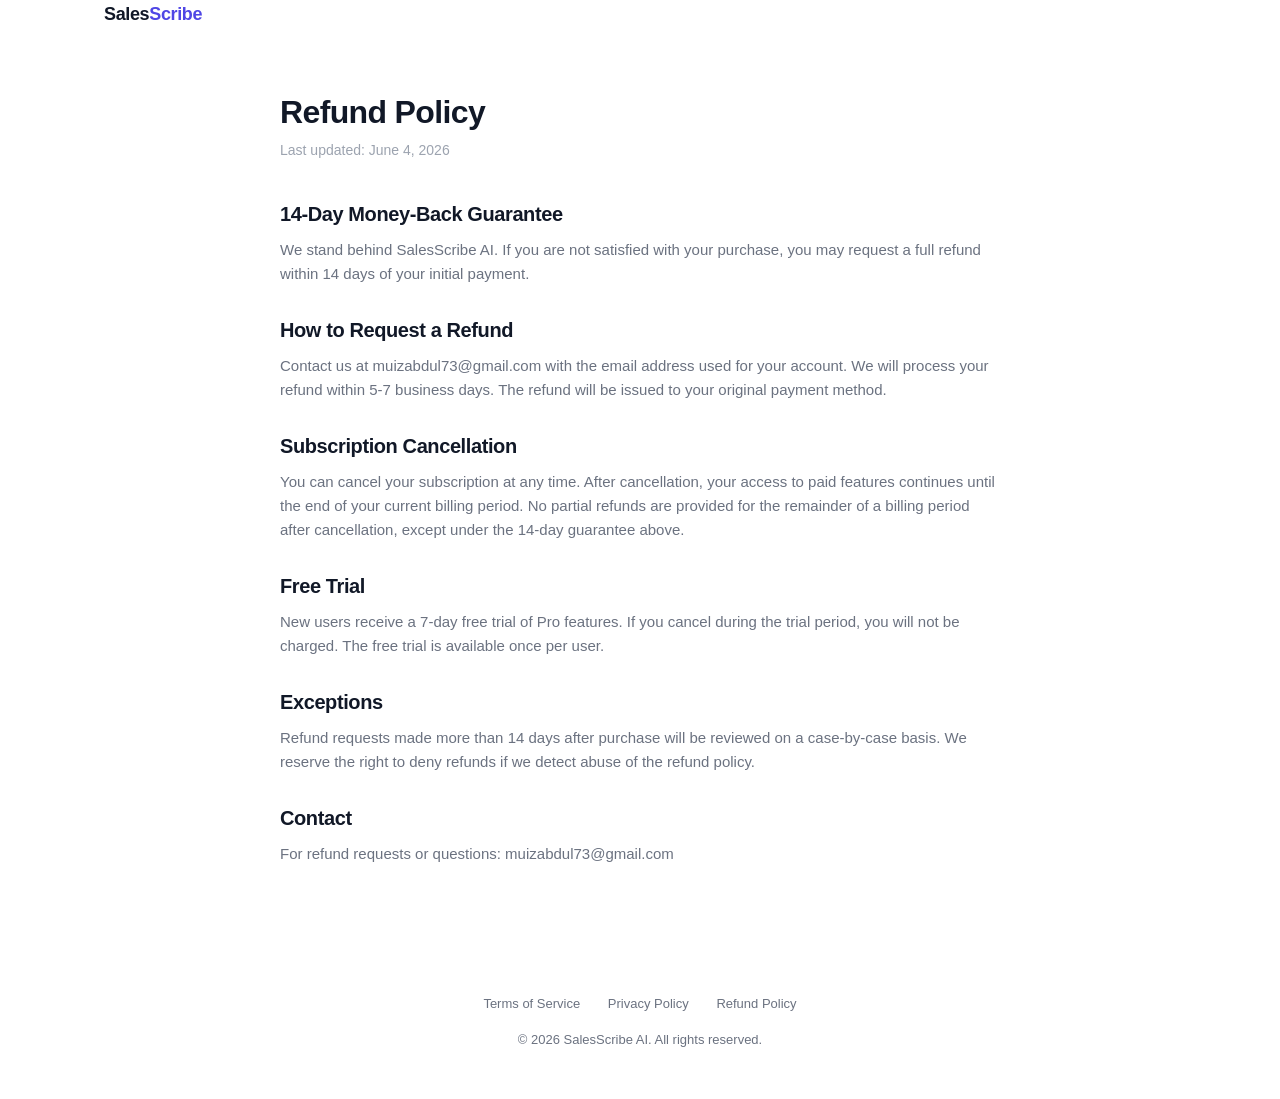
<file: refund.html>
<!DOCTYPE html>
<html lang="en">
<head>
  <meta charset="UTF-8">
  <meta name="viewport" content="width=device-width, initial-scale=1.0">
  <title>Refund Policy - SalesScribe AI</title>
  <meta name="robots" content="noindex">
  <link rel="stylesheet" href="style.css">
</head>
<body>

<nav class="container">
  <a href="index.html" class="logo">Sales<span>Scribe</span></a>
</nav>

<section class="policy container">
  <h1>Refund Policy</h1>
  <p class="date">Last updated: June 4, 2026</p>

  <h2>14-Day Money-Back Guarantee</h2>
  <p>We stand behind SalesScribe AI. If you are not satisfied with your purchase, you may request a full refund within 14 days of your initial payment.</p>

  <h2>How to Request a Refund</h2>
  <p>Contact us at muizabdul73@gmail.com with the email address used for your account. We will process your refund within 5-7 business days. The refund will be issued to your original payment method.</p>

  <h2>Subscription Cancellation</h2>
  <p>You can cancel your subscription at any time. After cancellation, your access to paid features continues until the end of your current billing period. No partial refunds are provided for the remainder of a billing period after cancellation, except under the 14-day guarantee above.</p>

  <h2>Free Trial</h2>
  <p>New users receive a 7-day free trial of Pro features. If you cancel during the trial period, you will not be charged. The free trial is available once per user.</p>

  <h2>Exceptions</h2>
  <p>Refund requests made more than 14 days after purchase will be reviewed on a case-by-case basis. We reserve the right to deny refunds if we detect abuse of the refund policy.</p>

  <h2>Contact</h2>
  <p>For refund requests or questions: muizabdul73@gmail.com</p>
</section>

<footer>
  <div class="container">
    <div>
      <a href="terms.html">Terms of Service</a>
      <a href="privacy.html">Privacy Policy</a>
      <a href="refund.html">Refund Policy</a>
    </div>
    <p style="margin-top:16px;">&copy; 2026 SalesScribe AI. All rights reserved.</p>
  </div>
</footer>

</body>
</html>
</file>
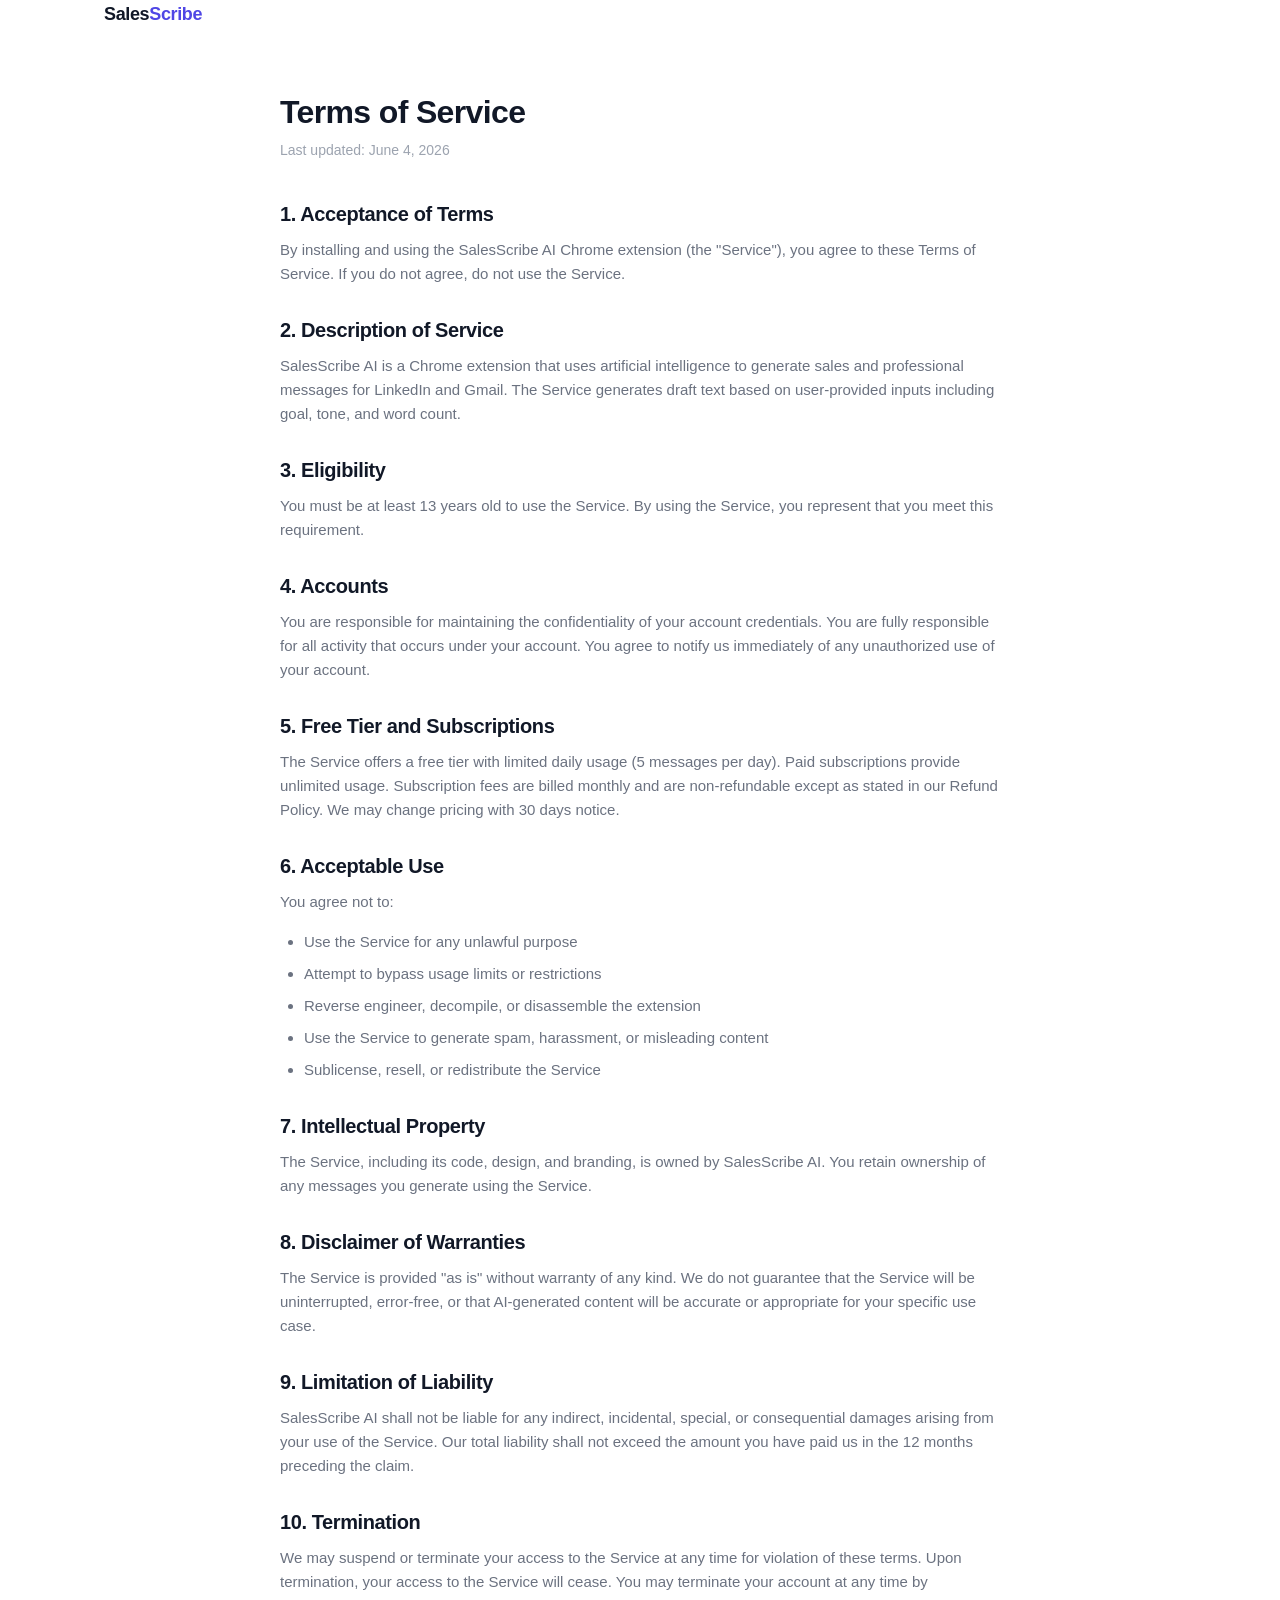
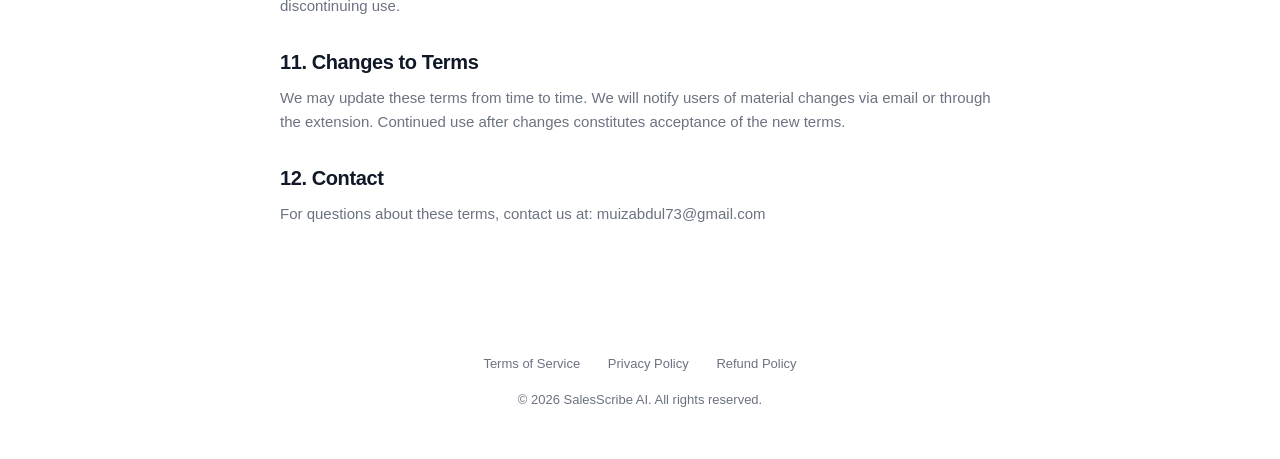
<file: terms.html>
<!DOCTYPE html>
<html lang="en">
<head>
  <meta charset="UTF-8">
  <meta name="viewport" content="width=device-width, initial-scale=1.0">
  <title>Terms of Service - SalesScribe AI</title>
  <meta name="robots" content="noindex">
  <link rel="stylesheet" href="style.css">
</head>
<body>

<nav class="container">
  <a href="index.html" class="logo">Sales<span>Scribe</span></a>
</nav>

<section class="policy container">
  <h1>Terms of Service</h1>
  <p class="date">Last updated: June 4, 2026</p>

  <h2>1. Acceptance of Terms</h2>
  <p>By installing and using the SalesScribe AI Chrome extension (the "Service"), you agree to these Terms of Service. If you do not agree, do not use the Service.</p>

  <h2>2. Description of Service</h2>
  <p>SalesScribe AI is a Chrome extension that uses artificial intelligence to generate sales and professional messages for LinkedIn and Gmail. The Service generates draft text based on user-provided inputs including goal, tone, and word count.</p>

  <h2>3. Eligibility</h2>
  <p>You must be at least 13 years old to use the Service. By using the Service, you represent that you meet this requirement.</p>

  <h2>4. Accounts</h2>
  <p>You are responsible for maintaining the confidentiality of your account credentials. You are fully responsible for all activity that occurs under your account. You agree to notify us immediately of any unauthorized use of your account.</p>

  <h2>5. Free Tier and Subscriptions</h2>
  <p>The Service offers a free tier with limited daily usage (5 messages per day). Paid subscriptions provide unlimited usage. Subscription fees are billed monthly and are non-refundable except as stated in our Refund Policy. We may change pricing with 30 days notice.</p>

  <h2>6. Acceptable Use</h2>
  <p>You agree not to:</p>
  <ul>
    <li>Use the Service for any unlawful purpose</li>
    <li>Attempt to bypass usage limits or restrictions</li>
    <li>Reverse engineer, decompile, or disassemble the extension</li>
    <li>Use the Service to generate spam, harassment, or misleading content</li>
    <li>Sublicense, resell, or redistribute the Service</li>
  </ul>

  <h2>7. Intellectual Property</h2>
  <p>The Service, including its code, design, and branding, is owned by SalesScribe AI. You retain ownership of any messages you generate using the Service.</p>

  <h2>8. Disclaimer of Warranties</h2>
  <p>The Service is provided "as is" without warranty of any kind. We do not guarantee that the Service will be uninterrupted, error-free, or that AI-generated content will be accurate or appropriate for your specific use case.</p>

  <h2>9. Limitation of Liability</h2>
  <p>SalesScribe AI shall not be liable for any indirect, incidental, special, or consequential damages arising from your use of the Service. Our total liability shall not exceed the amount you have paid us in the 12 months preceding the claim.</p>

  <h2>10. Termination</h2>
  <p>We may suspend or terminate your access to the Service at any time for violation of these terms. Upon termination, your access to the Service will cease. You may terminate your account at any time by discontinuing use.</p>

  <h2>11. Changes to Terms</h2>
  <p>We may update these terms from time to time. We will notify users of material changes via email or through the extension. Continued use after changes constitutes acceptance of the new terms.</p>

  <h2>12. Contact</h2>
  <p>For questions about these terms, contact us at: muizabdul73@gmail.com</p>
</section>

<footer>
  <div class="container">
    <div>
      <a href="terms.html">Terms of Service</a>
      <a href="privacy.html">Privacy Policy</a>
      <a href="refund.html">Refund Policy</a>
    </div>
    <p style="margin-top:16px;">&copy; 2026 SalesScribe AI. All rights reserved.</p>
  </div>
</footer>

</body>
</html>
</file>
<file: style.css>
/* ── Reset & Base ── */
*, *::before, *::after { box-sizing: border-box; margin: 0; padding: 0; }
html { scroll-behavior: smooth; }
body {
  font-family: -apple-system, BlinkMacSystemFont, 'Segoe UI', Helvetica, Arial, sans-serif;
  color: #111827;
  background: #fff;
  line-height: 1.6;
  -webkit-font-smoothing: antialiased;
}

/* ── Typography ── */
h1, h2, h3 { line-height: 1.2; font-weight: 700; letter-spacing: -0.02em; }
p { color: #6B7280; }
a { color: #4F46E5; text-decoration: none; }
a:hover { text-decoration: underline; }

.container { max-width: 1120px; margin: 0 auto; padding: 0 24px; }

/* ── Nav ── */
nav {
  padding: 24px 0;
  display: flex;
  align-items: center;
  justify-content: space-between;
}
.logo { font-weight: 700; font-size: 18px; color: #111827; letter-spacing: -0.02em; }
.logo span { color: #4F46E5; }

/* ── Hero ── */
.hero { padding: 80px 0 64px; text-align: center; }
.hero h1 { font-size: 44px; max-width: 720px; margin: 0 auto 20px; }
.hero p { font-size: 18px; max-width: 560px; margin: 0 auto 36px; }
.hero .cta-group { display: flex; gap: 12px; justify-content: center; flex-wrap: wrap; }
.hero .badge {
  display: inline-block;
  background: #EEF2FF;
  color: #4F46E5;
  font-size: 13px;
  font-weight: 600;
  padding: 6px 14px;
  border-radius: 100px;
  margin-bottom: 24px;
}

/* ── Buttons ── */
.btn {
  display: inline-block;
  padding: 14px 32px;
  border-radius: 8px;
  font-size: 15px;
  font-weight: 600;
  cursor: pointer;
  border: none;
  transition: all 0.2s;
  text-align: center;
}
.btn-primary {
  background: #4F46E5;
  color: #fff;
}
.btn-primary:hover { background: #4338CA; text-decoration: none; }
.btn-secondary {
  background: transparent;
  color: #4F46E5;
  border: 1.5px solid #D1D5DB;
}
.btn-secondary:hover { border-color: #4F46E5; text-decoration: none; }

/* ── Sections ── */
.section { padding: 96px 0; }
.section-title {
  font-size: 32px;
  text-align: center;
  margin-bottom: 16px;
}
.section-subtitle {
  text-align: center;
  font-size: 17px;
  max-width: 520px;
  margin: 0 auto 56px;
}
.section-divider { border: none; border-top: 1px solid #F3F4F6; }

/* ── How It Works ── */
.steps { display: grid; grid-template-columns: repeat(3, 1fr); gap: 40px; }
.step { text-align: center; }
.step-number {
  width: 48px; height: 48px;
  background: #EEF2FF;
  color: #4F46E5;
  border-radius: 12px;
  display: flex; align-items: center; justify-content: center;
  font-weight: 700; font-size: 18px;
  margin: 0 auto 20px;
}
.step h3 { font-size: 18px; margin-bottom: 8px; }
.step p { font-size: 14px; line-height: 1.7; }

/* ── Features ── */
.features { display: grid; grid-template-columns: repeat(2, 1fr); gap: 40px 48px; }
.feature { }
.feature h3 { font-size: 16px; margin-bottom: 8px; }
.feature p { font-size: 14px; line-height: 1.7; }

/* ── Pricing ── */
.pricing-card {
  max-width: 400px;
  margin: 0 auto;
  border: 1.5px solid #E5E7EB;
  border-radius: 16px;
  padding: 48px 40px;
  text-align: center;
}
.pricing-card .price { font-size: 48px; font-weight: 700; color: #111827; }
.pricing-card .price span { font-size: 16px; font-weight: 400; color: #6B7280; }
.pricing-card .perks { list-style: none; margin: 32px 0; text-align: left; }
.pricing-card .perks li {
  padding: 8px 0;
  font-size: 14px;
  color: #374151;
}
.pricing-card .perks li::before {
  content: "";
  display: inline-block;
  width: 6px; height: 10px;
  border: solid #4F46E5;
  border-width: 0 2px 2px 0;
  transform: rotate(45deg);
  margin-right: 12px;
}

/* ── FAQ ── */
.faq-list { max-width: 680px; margin: 0 auto; }
.faq-item { border-bottom: 1px solid #F3F4F6; padding: 20px 0; }
.faq-question {
  font-weight: 600; font-size: 15px;
  cursor: pointer; display: flex;
  justify-content: space-between; align-items: center;
  color: #111827;
}
.faq-answer {
  font-size: 14px; color: #6B7280;
  margin-top: 12px; line-height: 1.7;
  display: none;
}
.faq-item.open .faq-answer { display: block; }

/* ── Footer ── */
footer { padding: 48px 0; text-align: center; font-size: 13px; color: #9CA3AF; }
footer a { color: #6B7280; margin: 0 12px; }
footer a:hover { color: #111827; }

/* ── Policy Pages ── */
.policy { padding: 64px 0; max-width: 720px; margin: 0 auto; }
.policy h1 { font-size: 32px; margin-bottom: 8px; }
.policy .date { color: #9CA3AF; font-size: 14px; margin-bottom: 40px; }
.policy h2 { font-size: 20px; margin: 32px 0 12px; }
.policy p { margin-bottom: 16px; font-size: 15px; }
.policy ul { margin: 0 0 16px 24px; }
.policy ul li { font-size: 15px; color: #6B7280; margin-bottom: 8px; }

/* ── Responsive ── */
@media (max-width: 768px) {
  .hero h1 { font-size: 30px; }
  .hero { padding: 48px 0 40px; }
  .section { padding: 64px 0; }
  .steps { grid-template-columns: 1fr; }
  .features { grid-template-columns: 1fr; }
  .pricing-card { padding: 32px 24px; }
}
</file>
